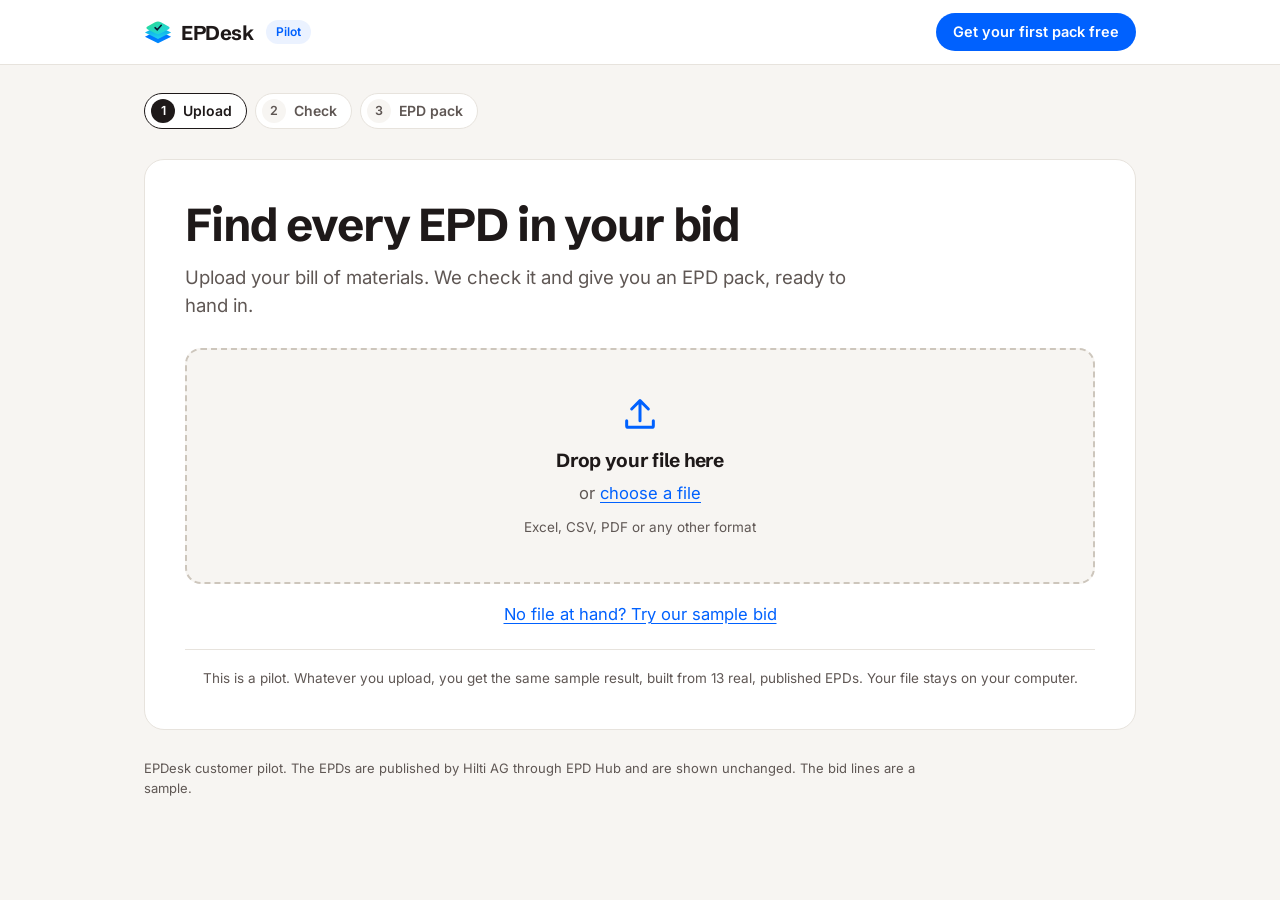
<file: pilot/index.html>
<!DOCTYPE html>
<html lang="en">
<head>
<meta charset="utf-8">
<meta name="viewport" content="width=device-width, initial-scale=1">
<title>EPDesk · Customer pilot</title>
<meta name="description" content="Upload your bill of materials and get an EPD pack, ready to hand in.">
<meta name="robots" content="noindex">
<link rel="icon" href="data:image/svg+xml,%3Csvg xmlns='http://www.w3.org/2000/svg' width='300' height='300' viewBox='0 0 300 300'%3E%3Crect width='300' height='300' rx='66' fill='%230A1730'/%3E%3Cg transform='translate(0,1)'%3E%3Cdefs%3E %3ClinearGradient id='g1t' x1='0' y1='0' x2='1' y2='1'%3E%3Cstop offset='0' stop-color='%2328DC8C'/%3E%3Cstop offset='1' stop-color='%2322D3EE'/%3E%3C/linearGradient%3E %3ClinearGradient id='g2t' x1='0' y1='0' x2='0' y2='1'%3E%3Cstop offset='0' stop-color='%2300A0E6'/%3E%3Cstop offset='1' stop-color='%2322D3EE'/%3E%3C/linearGradient%3E %3ClinearGradient id='g3t' x1='0' y1='0' x2='0' y2='1'%3E%3Cstop offset='0' stop-color='%230061FE'/%3E%3Cstop offset='1' stop-color='%23008CFE'/%3E%3C/linearGradient%3E%3C/defs%3E %3Cpath d='M150.00 138.00 L234.00 180.00 L150.00 222.00 L66.00 180.00Z' fill='url(%23g3t)'/%3E %3Cpath d='M150.00 110.00 L234.00 152.00 L150.00 194.00 L66.00 152.00Z' fill='url(%23g2t)'/%3E %3Cpath d='M131.10 86.35 Q150.00 76.00 168.90 86.35 L215.10 111.65 Q234.00 122.00 215.10 132.35 L168.90 157.65 Q150.00 168.00 131.10 157.65 L84.90 132.35 Q66.00 122.00 84.90 111.65 Z' fill='url(%23g1t)'/%3E %3Cpath d='M131 121.2 L145.4 135.2 L171 105.6' fill='none' stroke='%230A1730' stroke-width='10' stroke-linecap='round' stroke-linejoin='round' transform='translate(0,0)'/%3E%3C/g%3E%3C/svg%3E">
<link rel="preload" href="fonts/inter-latin-wght-normal.woff2" as="font" type="font/woff2" crossorigin>
<link rel="stylesheet" href="fonts/fonts.css">
<style>
:root{
  --bg:#FFFFFF; --canvas:#F7F5F2; --line:#E7E3DD; --line-strong:#CDC6BC;
  --fg:#1E1919; --muted:#5F5754; --accent:#0061FE; --accent-hover:#0050D6; --accent-soft:#EBF2FF;
  --ok:#0A7A48; --ok-soft:#E1F3E9; --warn:#8A5300; --warn-soft:#FFF1D8; --bad:#C3122E; --bad-soft:#FDE8EB;
  --f-head:"Schibsted Grotesk","Inter Variable","Inter",system-ui,-apple-system,"Segoe UI",sans-serif;
  --f-ui:"Inter Variable","Inter",system-ui,-apple-system,"Segoe UI",Roboto,sans-serif;
  color-scheme:light;
}
*{box-sizing:border-box}
body{margin:0;background:var(--canvas);color:var(--fg);font-family:var(--f-ui);font-size:16.5px;line-height:1.55;-webkit-font-smoothing:antialiased}
h1,h2,h3{font-family:var(--f-head);margin:0;letter-spacing:-.025em;text-wrap:balance;line-height:1.1}
h1{font-size:clamp(30px,4.6vw,46px);font-weight:700}
h2{font-size:clamp(26px,3.6vw,38px);font-weight:700}
h3{font-size:19px;font-weight:600}
h1:focus,h2:focus{outline:none}
p{margin:0}
a{color:var(--accent)}
a:hover{color:var(--accent-hover)}
:focus-visible{outline:3px solid var(--accent);outline-offset:2px;border-radius:6px}
.wrap{max-width:1040px;margin:0 auto;padding:0 24px}
.vh{position:absolute;width:1px;height:1px;padding:0;margin:-1px;overflow:hidden;clip:rect(0,0,0,0);white-space:nowrap;border:0}
svg{flex:none}

/* header */
header.top{background:var(--bg);border-bottom:1px solid var(--line)}
header.top .wrap{display:flex;align-items:center;gap:12px;height:64px}
.logo{display:flex;align-items:center;gap:9px;color:var(--fg);text-decoration:none;font-family:var(--f-head);font-weight:700;font-size:20px;letter-spacing:-.02em}
.logo svg{width:28px;height:28px;color:var(--accent)}
.badge{font-size:12px;font-weight:600;color:var(--accent);background:var(--accent-soft);border-radius:999px;padding:3px 10px}
header.top .btn{margin-left:auto}
header.top .btn .s{display:none}

/* buttons */
.btn{display:inline-flex;align-items:center;justify-content:center;gap:10px;min-height:46px;padding:0 20px;border-radius:999px;font:inherit;font-weight:600;text-decoration:none;cursor:pointer;border:1px solid transparent;transition:background .15s,border-color .15s}
.btn.small{min-height:38px;padding:0 16px;font-size:14.5px}
.btn.primary{background:var(--accent);color:#fff}
.btn.primary:hover{background:var(--accent-hover);color:#fff}
.btn.ghost{background:var(--bg);color:var(--fg);border-color:var(--line-strong)}
.btn.ghost:hover{border-color:var(--fg);color:var(--fg)}
.btn small{font-weight:500;opacity:.85;font-size:13.5px}
button.link{background:none;border:0;padding:0;font:inherit;color:var(--accent);cursor:pointer;text-decoration:underline;text-underline-offset:3px}
button.link:hover{color:var(--accent-hover)}

/* steps */
main.wrap{padding-top:28px;padding-bottom:28px}
.steps{list-style:none;display:flex;gap:8px;padding:0;margin:0 0 30px;flex-wrap:wrap}
.steps li{display:flex;align-items:center;gap:8px;font-size:14px;font-weight:600;color:var(--muted);background:var(--bg);border:1px solid var(--line);border-radius:999px;padding:5px 14px 5px 6px}
.steps li span{display:grid;place-items:center;width:24px;height:24px;border-radius:50%;background:var(--canvas);font-size:12.5px}
.steps li[aria-current="step"]{color:var(--fg);border-color:var(--fg)}
.steps li[aria-current="step"] span{background:var(--fg);color:#fff}
.steps li.done span{background:var(--ok);color:#fff}
.panel{background:var(--bg);border:1px solid var(--line);border-radius:20px;padding:40px}

/* step 1 */
.lead{font-size:18.5px;color:var(--muted);margin-top:12px;max-width:36em}
.drop{display:flex;flex-direction:column;align-items:center;gap:6px;margin-top:28px;padding:44px 24px;border:2px dashed var(--line-strong);border-radius:16px;background:var(--canvas);text-align:center;cursor:pointer;transition:border-color .15s,background .15s}
.drop:hover,.drop.over{border-color:var(--accent);background:var(--accent-soft)}
.drop:focus-within{outline:3px solid var(--accent);outline-offset:3px}
.drop svg{width:40px;height:40px;color:var(--accent);margin-bottom:6px}
.drop b{font-size:19px;font-family:var(--f-head);letter-spacing:-.015em}
.drop span{color:var(--muted)}
.drop span u{color:var(--accent);text-underline-offset:3px}
.drop small{font-size:13.5px;color:var(--muted);margin-top:4px}
.alt{margin-top:18px;text-align:center}
.note{margin-top:22px;padding-top:18px;border-top:1px solid var(--line);font-size:13.5px;color:var(--muted);text-align:center}

/* step 2 */
.filechip{display:inline-flex;align-items:center;gap:10px;margin-top:18px;padding:9px 14px;border:1px solid var(--line);border-radius:10px;background:var(--canvas);max-width:100%}
.filechip svg{width:20px;height:20px;color:var(--muted)}
.filechip span{font-weight:600;overflow:hidden;text-overflow:ellipsis;white-space:nowrap}
.filechip small{color:var(--muted);white-space:nowrap}
.bar{height:8px;border-radius:999px;background:var(--canvas);margin-top:28px;overflow:hidden}
.bar i{display:block;height:100%;width:0;background:var(--accent);border-radius:999px;transition:width .5s ease}
.stages{list-style:none;padding:0;margin:24px 0 0;display:grid;gap:12px}
.stages li{display:flex;align-items:center;gap:12px;color:var(--muted);font-size:16px}
.stages li::before{content:"";width:22px;height:22px;border-radius:50%;border:2px solid var(--line-strong);flex:none;box-sizing:border-box}
.stages li.doing{color:var(--fg);font-weight:600}
.stages li.doing::before{border-color:var(--accent);border-right-color:transparent;animation:spin .8s linear infinite}
.stages li.done{color:var(--fg)}
.stages li.done::before{border:0;background:var(--ok) url("data:image/svg+xml,%3Csvg xmlns='http://www.w3.org/2000/svg' viewBox='0 0 24 24' fill='none' stroke='%23fff' stroke-width='3' stroke-linecap='round' stroke-linejoin='round'%3E%3Cpath d='M20 6 9 17l-5-5'/%3E%3C/svg%3E") center/14px no-repeat}
@keyframes spin{to{transform:rotate(360deg)}}

/* step 3 */
.eyebrow{font-size:13px;font-weight:600;letter-spacing:.06em;text-transform:uppercase;color:var(--muted)}
#s-result h2{margin-top:10px}
#s-result h2 em{font-style:normal;color:var(--accent)}
.counts{list-style:none;display:flex;flex-wrap:wrap;gap:10px;padding:0;margin:18px 0 0}
.counts li{display:flex;align-items:center;gap:8px;font-size:15px;font-weight:500;border-radius:999px;padding:6px 14px}
.counts li b{font-size:16px}
.counts .ok{background:var(--ok-soft);color:var(--ok)}
.counts .warn{background:var(--warn-soft);color:var(--warn)}
.counts .bad{background:var(--bad-soft);color:var(--bad)}
.dl{display:flex;flex-wrap:wrap;gap:12px;margin-top:26px}
.dl .btn{min-height:54px}
.dl svg{width:20px;height:20px}
.tablewrap{margin-top:30px;border:1px solid var(--line);border-radius:14px;overflow:hidden}
table.res{width:100%;border-collapse:collapse;font-size:15px}
table.res th{text-align:left;font-size:12.5px;font-weight:600;letter-spacing:.04em;text-transform:uppercase;color:var(--muted);background:var(--canvas);padding:11px 14px;border-bottom:1px solid var(--line)}
table.res td{padding:13px 14px;border-bottom:1px solid var(--line);vertical-align:top}
table.res tr:last-child td{border-bottom:0}
table.res td.n{color:var(--muted);width:1%;font-variant-numeric:tabular-nums}
table.res td.valid{white-space:nowrap;font-variant-numeric:tabular-nums}
table.res td.prod{width:30%}
table.res td.st{width:24%}
table.res td small{display:block;color:var(--muted);font-size:13px;margin-top:2px}
table.res a.epd{font-weight:600;text-decoration:none}
table.res a.epd:hover{text-decoration:underline}
table.res a.epd svg{display:inline-block;width:13px;height:13px;vertical-align:-1px;margin-left:5px}
table.res .none{color:var(--muted);font-weight:600}
table.res tr.missing,table.res tr.check{background:#FFFDF9}
.chip{display:inline-block;font-size:12.5px;font-weight:700;border-radius:999px;padding:3px 10px;white-space:nowrap}
.chip.ready{background:var(--ok-soft);color:var(--ok)}
.chip.check{background:var(--warn-soft);color:var(--warn)}
.chip.missing{background:var(--bad-soft);color:var(--bad)}
.cta{display:flex;align-items:center;justify-content:space-between;gap:24px;flex-wrap:wrap;margin-top:30px;padding:26px 28px;border-radius:16px;background:var(--fg);color:#fff}
.cta p{color:#D9D3CC;margin-top:4px}
.cta .acts{display:flex;align-items:center;gap:18px;flex-wrap:wrap}
.cta button.link{color:#fff}

footer{padding:0 0 40px;font-size:13px;color:var(--muted)}
footer p{max-width:60em}

@media (max-width:720px){
  .panel{padding:26px 20px;border-radius:16px}
  .drop{padding:34px 18px}
  table.res thead{display:none}
  table.res,table.res tbody,table.res tr,table.res td{display:block;width:100%}
  table.res tr{padding:14px 16px;border-bottom:1px solid var(--line)}
  table.res tr:last-child{border-bottom:0}
  table.res td{padding:0;border:0}
  table.res td.n{display:none}
  table.res td.prod,table.res td.st{width:100%}
  table.res td.prod{font-weight:600}
  table.res td.epdc{margin-top:6px}
  table.res td.valid:not(:empty)::before{content:"Valid until ";color:var(--muted)}
  table.res td.valid{margin-top:4px;font-size:14px}
  table.res td.st{margin-top:8px}
  .dl .btn{width:100%;flex-wrap:wrap;row-gap:2px;padding:12px 20px}
  .dl .btn small{flex-basis:100%;text-align:center}
  .steps li{padding-right:12px;font-size:13.5px}
  header.top .btn .l{display:none}
  header.top .btn .s{display:inline}
}
@media (max-width:420px){header.top .btn{display:none}}
@media (prefers-reduced-motion:reduce){.bar i{transition:none}.stages li.doing::before{animation:none}}
</style>
</head>
<body>
<header class="top"><div class="wrap">
  <a class="logo" href="#" aria-label="EPDesk, start over" id="home">
    <svg viewBox="60 70 180 158" aria-hidden="true"><defs><linearGradient id="g1h" x1="0" y1="0" x2="1" y2="1"><stop offset="0" stop-color="#28DC8C"/><stop offset="1" stop-color="#22D3EE"/></linearGradient><linearGradient id="g2h" x1="0" y1="0" x2="0" y2="1"><stop offset="0" stop-color="#00A0E6"/><stop offset="1" stop-color="#22D3EE"/></linearGradient><linearGradient id="g3h" x1="0" y1="0" x2="0" y2="1"><stop offset="0" stop-color="#0061FE"/><stop offset="1" stop-color="#008CFE"/></linearGradient></defs><path d="M150.00 138.00 L234.00 180.00 L150.00 222.00 L66.00 180.00Z" fill="url(#g3h)"/><path d="M150.00 110.00 L234.00 152.00 L150.00 194.00 L66.00 152.00Z" fill="url(#g2h)"/><path d="M131.10 86.35 Q150.00 76.00 168.90 86.35 L215.10 111.65 Q234.00 122.00 215.10 132.35 L168.90 157.65 Q150.00 168.00 131.10 157.65 L84.90 132.35 Q66.00 122.00 84.90 111.65 Z" fill="url(#g1h)"/><path d="M131 121.2 L145.4 135.2 L171 105.6" fill="none" stroke="#0A1730" stroke-width="10" stroke-linecap="round" stroke-linejoin="round" transform="translate(0,0)"/></svg>EPDesk</a>
  <span class="badge">Pilot</span>
  <a class="btn small primary cta-link" href="#"><span class="l">Get your first pack free</span><span class="s">First pack free</span></a>
</div></header>

<main class="wrap">
  <ol class="steps" aria-label="Steps">
    <li data-step="1" aria-current="step"><span>1</span>Upload</li>
    <li data-step="2"><span>2</span>Check</li>
    <li data-step="3"><span>3</span>EPD pack</li>
  </ol>

  <section id="s-upload" class="panel" aria-labelledby="h-upload">
    <h1 id="h-upload" tabindex="-1">Find every EPD in your bid</h1>
    <p class="lead">Upload your bill of materials. We check it and give you an EPD pack, ready to hand in.</p>
    <label class="drop" id="drop">
      <input type="file" id="file" class="vh">
      <svg viewBox="0 0 24 24" fill="none" stroke="currentColor" stroke-width="1.8" stroke-linecap="round" stroke-linejoin="round" aria-hidden="true"><path d="M12 16V4M7 9l5-5 5 5"/><path d="M20 16v3a1 1 0 0 1-1 1H5a1 1 0 0 1-1-1v-3"/></svg>
      <b>Drop your file here</b>
      <span>or <u>choose a file</u></span>
      <small>Excel, CSV, PDF or any other format</small>
    </label>
    <p class="alt"><button type="button" class="link" id="sample">No file at hand? Try our sample bid</button></p>
    <p class="note">This is a pilot. Whatever you upload, you get the same sample result, built from 13 real, published EPDs. Your file stays on your computer.</p>
  </section>

  <section id="s-check" class="panel" aria-labelledby="h-check" hidden>
    <h2 id="h-check" tabindex="-1">Checking your file</h2>
    <div class="filechip"><svg viewBox="0 0 24 24" fill="none" stroke="currentColor" stroke-width="1.8" stroke-linecap="round" stroke-linejoin="round" aria-hidden="true"><path d="M14 3H7a2 2 0 0 0-2 2v14a2 2 0 0 0 2 2h10a2 2 0 0 0 2-2V8z"/><path d="M14 3v5h5"/></svg><span id="fname"></span><small id="fsize"></small></div>
    <div class="bar" id="bar" role="progressbar" aria-label="Progress" aria-valuemin="0" aria-valuemax="100" aria-valuenow="0"><i></i></div>
    <ol class="stages" id="stages">
      <li>Reading the bill of materials</li>
      <li>Matching each line to a product</li>
      <li>Finding the EPDs</li>
      <li>Checking standard and validity</li>
      <li>Building your EPD pack</li>
    </ol>
    <p class="vh" aria-live="polite" id="live"></p>
  </section>

  <section id="s-result" class="panel" aria-labelledby="h-result" hidden>
    <p class="eyebrow" id="proj"></p>
    <h2 id="h-result" tabindex="-1"></h2>
    <ul class="counts" id="counts"></ul>
    <div class="dl">
      <a class="btn primary" id="dl-pack" download>
        <svg viewBox="0 0 24 24" fill="none" stroke="currentColor" stroke-width="2" stroke-linecap="round" stroke-linejoin="round" aria-hidden="true"><path d="M12 4v12M7 11l5 5 5-5"/><path d="M5 20h14"/></svg>
        Download EPD pack <small id="pack-meta"></small></a>
      <a class="btn ghost" id="dl-xlsx" download>Overview <small id="xlsx-meta"></small></a>
    </div>
    <div class="tablewrap">
      <table class="res">
        <thead><tr><th>#</th><th>Product in your bid</th><th>EPD</th><th>Valid until</th><th>Status</th></tr></thead>
        <tbody id="rows"></tbody>
      </table>
    </div>
    <aside class="cta">
      <div><h3>Want this for your own bid?</h3><p>Send us your bill of materials and the requirements. Your first pack is free.</p></div>
      <div class="acts"><a class="btn primary cta-link" href="#">Get your first pack free</a><button type="button" class="link" id="again">Check another file</button></div>
    </aside>
  </section>
</main>

<footer><div class="wrap">
  <p>EPDesk customer pilot. The EPDs are published by Hilti AG through EPD Hub and are shown unchanged. The bid lines are a sample.</p>
</div></footer>

<script>
(function(){
  "use strict";
  var DATA = {"project": "Sample bid: building B, fire stopping and fixings", "maker": "Hilti AG", "operator": "EPD Hub", "rows": [{"n": 1, "product": "Brannmansjett plastrør, Hilti CP 643 N", "status": "ready", "note": "", "epd": "CP 643 N Firestop Collar", "id": "HUB-6970", "valid": "15.07.2031", "file": "epd/HUB-6970_CP-643-N-Firestop-Collar.pdf"}, {"n": 2, "product": "Brannmansjett plastrør, Hilti CP 644", "status": "ready", "note": "", "epd": "CP 644 Firestop Collar", "id": "HUB-7125", "valid": "04.08.2031", "file": "epd/HUB-7125_CP-644-Firestop-Collar.pdf"}, {"n": 3, "product": "Brannmansjett kabel, Hilti CFS-CC", "status": "ready", "note": "", "epd": "Firestop Cable Collar", "id": "HUB-7039", "valid": "22.07.2031", "file": "epd/HUB-7039_Firestop-Cable-Collar.pdf"}, {"n": 4, "product": "Brannblokk og plugg, Hilti CFS-BL / CFS-PL", "status": "ready", "note": "", "epd": "Firestop Block and Plug CFS-BL / CFS-PL", "id": "HUB-7718", "valid": "02.10.2031", "file": "epd/HUB-7718_Firestop-Block-and-Plug-CFS-BL-CFS-PL.pdf"}, {"n": 5, "product": "Brannfuge topptrack, Hilti CFS-TTS E", "status": "ready", "note": "", "epd": "CFS-TTS E Firestop Top Track Seal", "id": "HUB-7185", "valid": "12.08.2031", "file": "epd/HUB-7185_CFS-TTS-E-Firestop-Top-Track-Seal.pdf"}, {"n": 6, "product": "Brannfuge dekkekant, Hilti CFS-EOS QS", "status": "ready", "note": "", "epd": "CFS-EOS QS Edge of Slab QuickSeal", "id": "HUB-7040", "valid": "22.07.2031", "file": "epd/HUB-7040_CFS-EOS-QS-Edge-of-Slab-QuickSeal.pdf"}, {"n": 7, "product": "Brannfugemasse, Hilti FS-ONE MAX", "status": "check", "note": "This EPD covers the Americas and Canada version. We confirm the European version with Hilti.", "epd": "Firestop Sealant FS One Max (Americas and Canada version)", "id": "HUB-6844", "valid": "29.06.2031", "file": "epd/HUB-6844_Firestop-Sealant-FS-One-Max.pdf"}, {"n": 8, "product": "Injeksjonsmørtel, Hilti HIT-RE 100 HC", "status": "ready", "note": "", "epd": "HIT-RE 100 HC Epoxy Anchor", "id": "HUB-6941", "valid": "09.07.2031", "file": "epd/HUB-6941_HIT-RE-100-HC-Epoxy-Anchor.pdf"}, {"n": 9, "product": "Ekspansjonsanker, Hilti HSA M10", "status": "ready", "note": "", "epd": "Stud anchors HSA, HSA-F and HSV", "id": "HUB-7823", "valid": "15.10.2031", "file": "epd/HUB-7823_Stud-anchors-HSA-HSA-F-and-HSV.pdf"}, {"n": 10, "product": "Rammeplugg stål, Hilti HRD-H 10x80", "status": "ready", "note": "", "epd": "Carbon Steel Frame Anchors HRD", "id": "HUB-7824", "valid": "15.10.2031", "file": "epd/HUB-7824_Carbon-Steel-Frame-Anchors-HRD.pdf"}, {"n": 11, "product": "Rammeplugg rustfri, Hilti HRD-HR 10x80", "status": "ready", "note": "", "epd": "Stainless Steel Frame Anchors HRD", "id": "HUB-7366", "valid": "02.09.2031", "file": "epd/HUB-7366_Stainless-Steel-Frame-Anchors-HRD.pdf"}, {"n": 12, "product": "Avstandskobling, Hilti standoff coupler", "status": "ready", "note": "", "epd": "Standoff Coupler", "id": "HUB-6721", "valid": "18.06.2031", "file": "epd/HUB-6721_Standoff-Coupler.pdf"}, {"n": 13, "product": "Gipsskrue, Hilti", "status": "ready", "note": "", "epd": "Drywall screws", "id": "HUB-7170", "valid": "10.08.2031", "file": "epd/HUB-7170_Drywall-screws.pdf"}, {"n": 14, "product": "Kabelstige 300 mm, varmforsinket", "status": "missing", "note": "No EPD found. We ask the supplier for you."}, {"n": 15, "product": "Koblingsboks IP66, 6 nipler", "status": "missing", "note": "No EPD found. We ask the supplier for you."}], "pack": {"href": "downloads/EPDesk_EPD-pack_sample-bid.zip", "bytes": 10549515}, "xlsx": {"href": "downloads/EPDesk_overview_sample-bid.xlsx", "bytes": 9408}};
  // Where "Get your first pack free" leads: the form on the English landing page, one level up.
  var CTA_URL = "../en/#get-started";
  var STAGE_MS = [900, 1300, 1700, 1200, 900];
  var reduce = window.matchMedia && window.matchMedia("(prefers-reduced-motion: reduce)").matches;

  var $ = function(id){ return document.getElementById(id); };
  var sections = { 1: $("s-upload"), 2: $("s-check"), 3: $("s-result") };
  var heads = { 1: $("h-upload"), 2: $("h-check"), 3: $("h-result") };
  var timers = [];

  document.querySelectorAll(".cta-link").forEach(function(a){ a.href = CTA_URL; });

  function esc(s){ return String(s).replace(/[&<>"']/g, function(c){ return {"&":"&amp;","<":"&lt;",">":"&gt;",'"':"&quot;","'":"&#39;"}[c]; }); }
  function nb(s){ return esc(s).replace(/-/g, "\u2011"); }
  // keep the link icon on the same line as the last word of the title
  function glue(html, icon){ var i = html.lastIndexOf(" "); return i < 0 ? '<span style="white-space:nowrap">' + html + icon + '</span>' : html.slice(0, i + 1) + '<span style="white-space:nowrap">' + html.slice(i + 1) + icon + '</span>'; }
  function size(b){
    if (b < 1024) return b + " B";
    if (b < 1048576) return Math.round(b / 1024) + " KB";
    return (b / 1048576).toFixed(b < 10485760 ? 1 : 0) + " MB";
  }

  function show(step){
    [1,2,3].forEach(function(s){
      sections[s].hidden = s !== step;
      var li = document.querySelector('.steps li[data-step="' + s + '"]');
      if (s === step) li.setAttribute("aria-current", "step"); else li.removeAttribute("aria-current");
      li.classList.toggle("done", s < step);
    });
    window.scrollTo({ top: 0, behavior: reduce ? "auto" : "smooth" });
    heads[step].focus({ preventScroll: true });
  }

  function reset(){
    timers.forEach(clearTimeout); timers = [];
    $("file").value = "";
    show(1);
  }

  function start(name, bytes){
    timers.forEach(clearTimeout); timers = [];
    $("fname").textContent = name || "Your file";
    $("fsize").textContent = typeof bytes === "number" ? size(bytes) : "";
    var items = Array.prototype.slice.call(document.querySelectorAll("#stages li"));
    items.forEach(function(li){ li.className = ""; });
    var bar = $("bar"); bar.querySelector("i").style.width = "0%"; bar.setAttribute("aria-valuenow", "0");
    show(2);

    var t = 0, total = items.length;
    items.forEach(function(li, i){
      var d = reduce ? 250 : STAGE_MS[i];
      timers.push(setTimeout(function(){
        li.className = "doing";
        $("live").textContent = li.textContent;
      }, t));
      t += d;
      timers.push(setTimeout(function(){
        li.className = "done";
        var pct = Math.round((i + 1) / total * 100);
        bar.querySelector("i").style.width = pct + "%";
        bar.setAttribute("aria-valuenow", String(pct));
      }, t));
    });
    timers.push(setTimeout(result, t + (reduce ? 100 : 450)));
  }

  function result(){
    var rows = DATA.rows;
    var ready = rows.filter(function(r){ return r.status === "ready"; }).length;
    var check = rows.filter(function(r){ return r.status === "check"; }).length;
    var missing = rows.filter(function(r){ return r.status === "missing"; }).length;
    var found = ready + check;

    $("proj").textContent = DATA.project;
    $("h-result").innerHTML = "<em>" + found + " of " + rows.length + "</em> products have an EPD";
    $("counts").innerHTML =
      '<li class="ok"><b>' + ready + '</b> ready to hand in</li>' +
      (check ? '<li class="warn"><b>' + check + '</b> to check</li>' : "") +
      (missing ? '<li class="bad"><b>' + missing + '</b> requested from suppliers</li>' : "");

    $("dl-pack").href = DATA.pack.href;
    $("pack-meta").textContent = ".zip · " + found + " EPDs and the overview · " + size(DATA.pack.bytes);
    $("dl-xlsx").href = DATA.xlsx.href;
    $("xlsx-meta").textContent = ".xlsx · " + size(DATA.xlsx.bytes);

    var ext = '<svg viewBox="0 0 24 24" fill="none" stroke="currentColor" stroke-width="2.2" stroke-linecap="round" stroke-linejoin="round" aria-hidden="true"><path d="M14 4h6v6M20 4l-9 9"/><path d="M18 14v5a1 1 0 0 1-1 1H5a1 1 0 0 1-1-1V7a1 1 0 0 1 1-1h5"/></svg>';
    var label = { ready: "Ready", check: "Check", missing: "Missing" };
    $("rows").innerHTML = rows.map(function(r){
      var epd = r.file
        ? '<a class="epd" href="' + esc(r.file) + '" target="_blank" rel="noopener" title="Open the EPD (PDF)">' + glue(nb(r.epd), ext) + '</a>' +
          '<small>' + esc(DATA.maker) + ' · ' + esc(DATA.operator) + ' ' + esc(r.id) + '</small>'
        : '<span class="none">Not found</span>';
      var note = r.note ? "<small>" + esc(r.note) + "</small>" : "";
      return '<tr class="' + r.status + '">' +
        '<td class="n">' + r.n + '</td>' +
        '<td class="prod">' + nb(r.product) + '</td>' +
        '<td class="epdc">' + epd + '</td>' +
        '<td class="valid">' + esc(r.valid || "") + '</td>' +
        '<td class="st"><span class="chip ' + r.status + '">' + label[r.status] + '</span>' + note + '</td>' +
        '</tr>';
    }).join("");
    show(3);
  }

  // any file is accepted and handled the same way
  $("file").addEventListener("change", function(e){
    var f = e.target.files && e.target.files[0];
    if (f) start(f.name, f.size);
  });
  var drop = $("drop");
  ["dragenter","dragover"].forEach(function(ev){
    drop.addEventListener(ev, function(e){ e.preventDefault(); drop.classList.add("over"); });
  });
  ["dragleave","dragend"].forEach(function(ev){
    drop.addEventListener(ev, function(){ drop.classList.remove("over"); });
  });
  drop.addEventListener("drop", function(e){
    e.preventDefault(); drop.classList.remove("over");
    var f = e.dataTransfer && e.dataTransfer.files && e.dataTransfer.files[0];
    start(f ? f.name : "Your file", f ? f.size : undefined);
  });
  // stop a file dropped beside the drop zone from opening in the browser
  window.addEventListener("dragover", function(e){ e.preventDefault(); });
  window.addEventListener("drop", function(e){ e.preventDefault(); });

  $("sample").addEventListener("click", function(){ start("Sample_bid_building_B.xlsx", 18432); });
  $("again").addEventListener("click", reset);
  $("home").addEventListener("click", function(e){ e.preventDefault(); reset(); });
})();
</script>
</body>
</html>
</file>
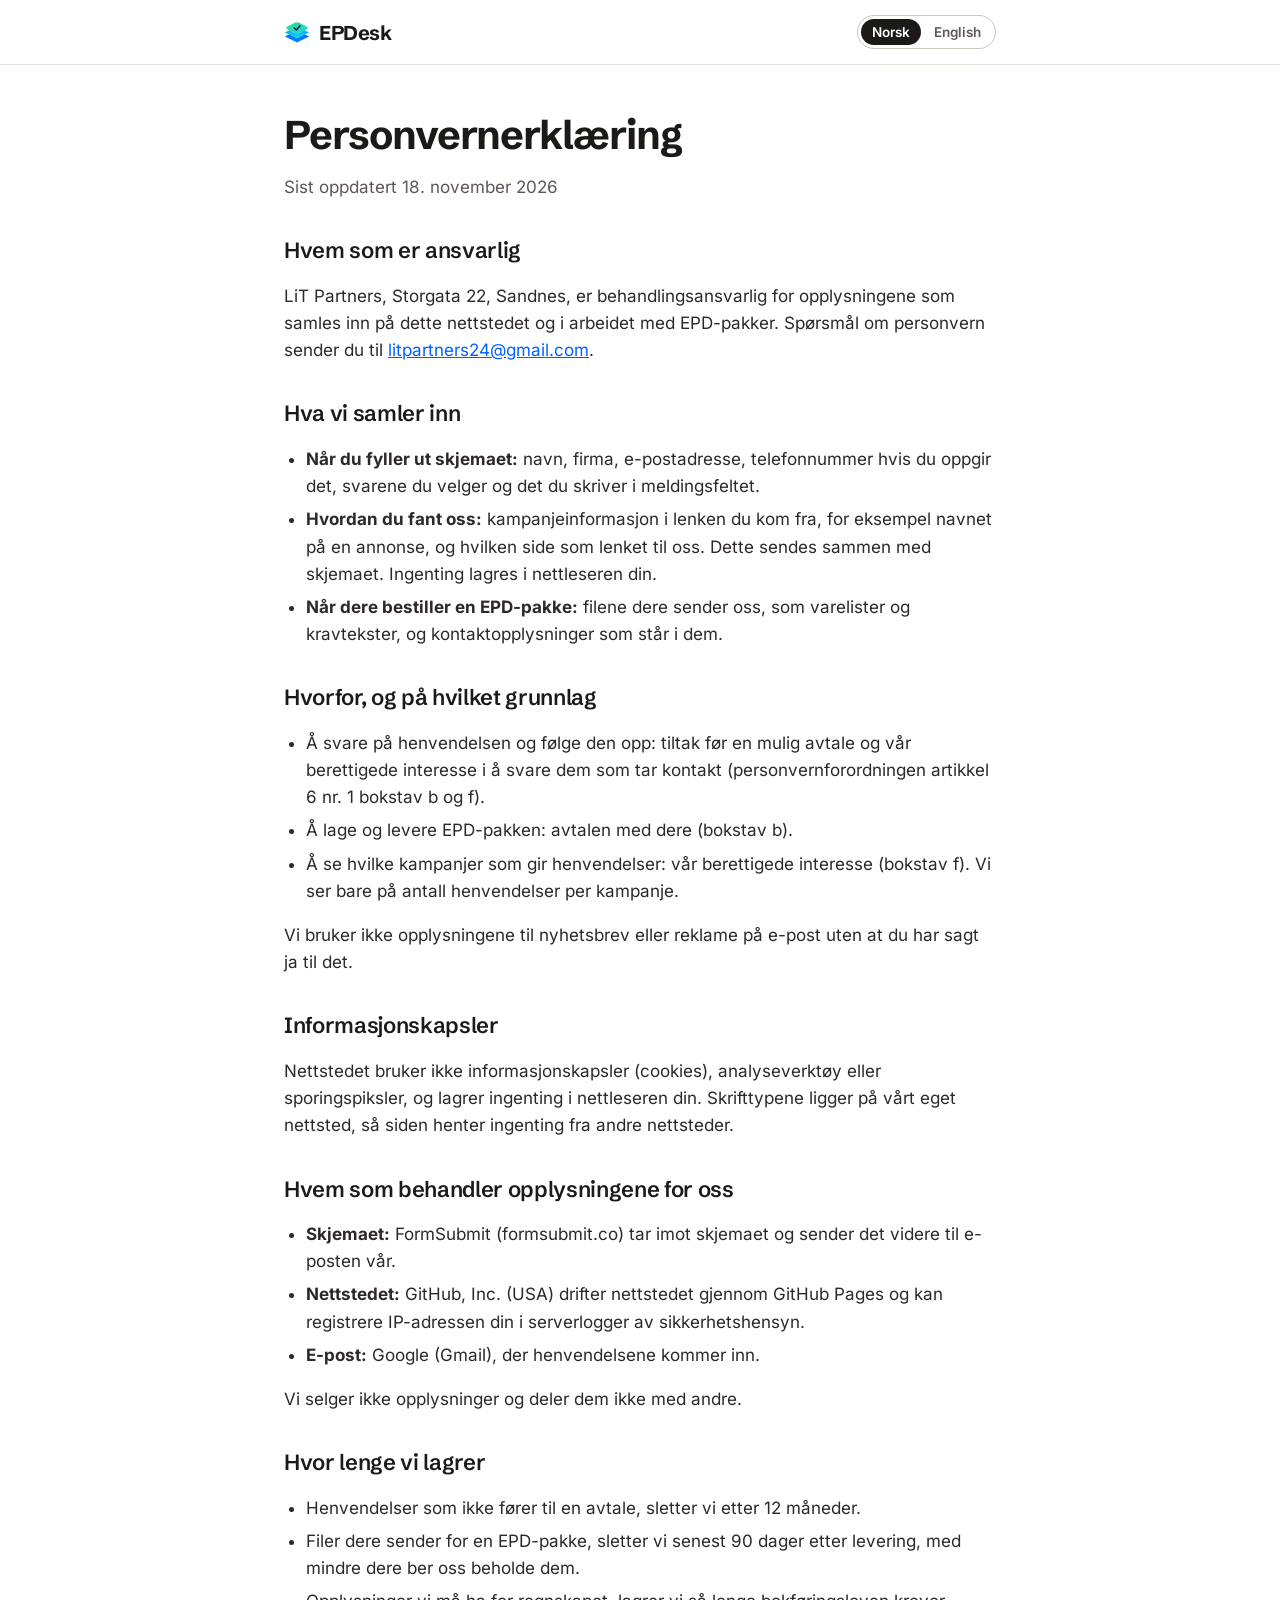
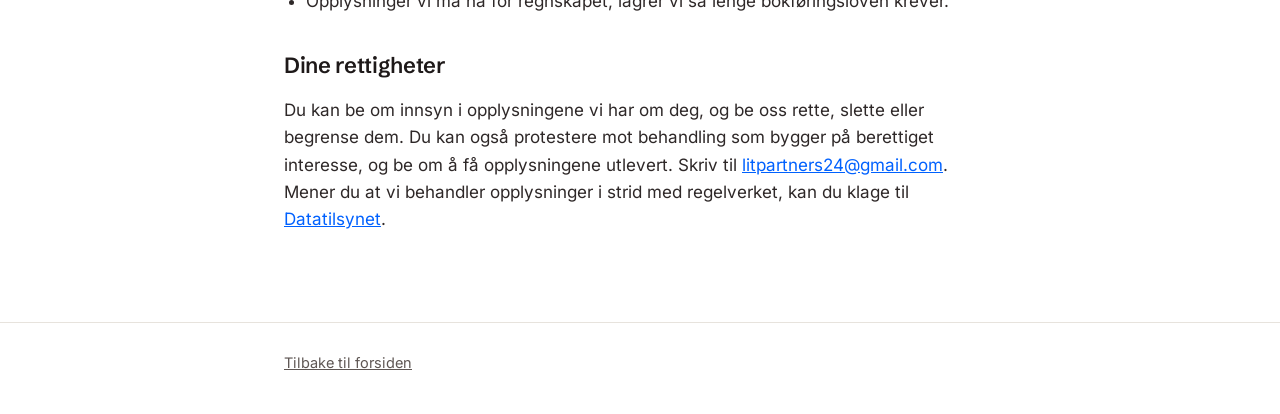
<file: personvern.html>
<!doctype html>
<html lang="nb">
<head>
<meta charset="utf-8">
<meta name="viewport" content="width=device-width,initial-scale=1">
<title>Personvernerklæring | EPDesk</title>
<meta name="robots" content="noindex">
<link rel="icon" href="data:image/svg+xml,%3Csvg xmlns='http://www.w3.org/2000/svg' width='300' height='300' viewBox='0 0 300 300'%3E%3Crect width='300' height='300' rx='66' fill='%230A1730'/%3E%3Cg transform='translate(0,1)'%3E%3Cdefs%3E %3ClinearGradient id='g1t' x1='0' y1='0' x2='1' y2='1'%3E%3Cstop offset='0' stop-color='%2328DC8C'/%3E%3Cstop offset='1' stop-color='%2322D3EE'/%3E%3C/linearGradient%3E %3ClinearGradient id='g2t' x1='0' y1='0' x2='0' y2='1'%3E%3Cstop offset='0' stop-color='%2300A0E6'/%3E%3Cstop offset='1' stop-color='%2322D3EE'/%3E%3C/linearGradient%3E %3ClinearGradient id='g3t' x1='0' y1='0' x2='0' y2='1'%3E%3Cstop offset='0' stop-color='%230061FE'/%3E%3Cstop offset='1' stop-color='%23008CFE'/%3E%3C/linearGradient%3E%3C/defs%3E %3Cpath d='M150.00 138.00 L234.00 180.00 L150.00 222.00 L66.00 180.00Z' fill='url(%23g3t)'/%3E %3Cpath d='M150.00 110.00 L234.00 152.00 L150.00 194.00 L66.00 152.00Z' fill='url(%23g2t)'/%3E %3Cpath d='M131.10 86.35 Q150.00 76.00 168.90 86.35 L215.10 111.65 Q234.00 122.00 215.10 132.35 L168.90 157.65 Q150.00 168.00 131.10 157.65 L84.90 132.35 Q66.00 122.00 84.90 111.65 Z' fill='url(%23g1t)'/%3E %3Cpath d='M131 121.2 L145.4 135.2 L171 105.6' fill='none' stroke='%230A1730' stroke-width='10' stroke-linecap='round' stroke-linejoin='round' transform='translate(0,0)'/%3E%3C/g%3E%3C/svg%3E">
<link rel="preload" href="fonts/inter-latin-wght-normal.woff2" as="font" type="font/woff2" crossorigin>
<link rel="stylesheet" href="fonts/fonts.css">
<style>
:root{--fg:#1E1919;--muted:#5F5754;--line:#E7E3DD;--accent:#0061FE;--f-head:"Schibsted Grotesk","Inter Variable","Inter",system-ui,sans-serif;--f-ui:"Inter Variable","Inter",system-ui,-apple-system,"Segoe UI",sans-serif;color-scheme:light}
*{box-sizing:border-box}
body{margin:0;color:var(--fg);font:17px/1.6 var(--f-ui);-webkit-font-smoothing:antialiased}
.wrap{max-width:760px;margin:0 auto;padding:0 24px}
header{border-bottom:1px solid var(--line)}
header .wrap{height:64px;display:flex;align-items:center;justify-content:space-between}
.lang{display:flex;border:1px solid #CDC6BC;border-radius:999px;padding:3px;gap:2px}
.lang a{display:block;padding:5px 11px;border-radius:999px;font-size:13.5px;font-weight:600;color:var(--muted);text-decoration:none;line-height:1.2}
.lang a[aria-current="page"]{background:var(--fg);color:#fff}
.logo{display:flex;align-items:center;gap:9px;font:700 20px var(--f-head);letter-spacing:-.02em;color:var(--fg);text-decoration:none}
.logo svg{width:26px;height:26px;color:var(--accent)}
main{padding:48px 0 72px}
h1{font:700 40px/1.1 var(--f-head);letter-spacing:-.025em;margin:0 0 8px}
h2{font:600 22px/1.3 var(--f-head);letter-spacing:-.015em;margin:36px 0 10px}
p,li{color:#2E2828}
.muted{color:var(--muted)}
ul{padding-left:22px}
li{margin:6px 0}
a{color:var(--accent)}
.todo{background:#FFE58A;color:#5A4500;border-radius:3px;padding:0 4px;font-weight:600}
footer{border-top:1px solid var(--line);padding:28px 0 40px;font-size:14.5px;color:var(--muted)}
footer a{color:var(--muted)}
</style>
</head>
<body>
<header><div class="wrap"><a class="logo" href="./"><svg viewBox="60 70 180 158" aria-hidden="true"><defs><linearGradient id="g1h" x1="0" y1="0" x2="1" y2="1"><stop offset="0" stop-color="#28DC8C"/><stop offset="1" stop-color="#22D3EE"/></linearGradient><linearGradient id="g2h" x1="0" y1="0" x2="0" y2="1"><stop offset="0" stop-color="#00A0E6"/><stop offset="1" stop-color="#22D3EE"/></linearGradient><linearGradient id="g3h" x1="0" y1="0" x2="0" y2="1"><stop offset="0" stop-color="#0061FE"/><stop offset="1" stop-color="#008CFE"/></linearGradient></defs><path d="M150.00 138.00 L234.00 180.00 L150.00 222.00 L66.00 180.00Z" fill="url(#g3h)"/><path d="M150.00 110.00 L234.00 152.00 L150.00 194.00 L66.00 152.00Z" fill="url(#g2h)"/><path d="M131.10 86.35 Q150.00 76.00 168.90 86.35 L215.10 111.65 Q234.00 122.00 215.10 132.35 L168.90 157.65 Q150.00 168.00 131.10 157.65 L84.90 132.35 Q66.00 122.00 84.90 111.65 Z" fill="url(#g1h)"/><path d="M131 121.2 L145.4 135.2 L171 105.6" fill="none" stroke="#0A1730" stroke-width="10" stroke-linecap="round" stroke-linejoin="round" transform="translate(0,0)"/></svg><span>EPD<b>esk</b></span></a><nav class="lang" aria-label="Språk / Language"><a href="personvern.html" lang="nb" aria-current="page">Norsk</a><a href="en/privacy.html" lang="en">English</a></nav></div></header>
<main><div class="wrap">
<h1>Personvernerklæring</h1>
<p class="muted">Sist oppdatert 18. november 2026</p>

<h2>Hvem som er ansvarlig</h2>
<p>LiT Partners, Storgata 22, Sandnes, er behandlingsansvarlig for opplysningene som samles inn på dette nettstedet og i arbeidet med EPD-pakker. Spørsmål om personvern sender du til <a href="mailto:litpartners24@gmail.com">litpartners24@gmail.com</a>.</p>

<h2>Hva vi samler inn</h2>
<ul>
  <li><b>Når du fyller ut skjemaet:</b> navn, firma, e-postadresse, telefonnummer hvis du oppgir det, svarene du velger og det du skriver i meldingsfeltet.</li>
  <li><b>Hvordan du fant oss:</b> kampanjeinformasjon i lenken du kom fra, for eksempel navnet på en annonse, og hvilken side som lenket til oss. Dette sendes sammen med skjemaet. Ingenting lagres i nettleseren din.</li>
  <li><b>Når dere bestiller en EPD-pakke:</b> filene dere sender oss, som varelister og kravtekster, og kontaktopplysninger som står i dem.</li>
</ul>

<h2>Hvorfor, og på hvilket grunnlag</h2>
<ul>
  <li>Å svare på henvendelsen og følge den opp: tiltak før en mulig avtale og vår berettigede interesse i å svare dem som tar kontakt (personvernforordningen artikkel 6 nr. 1 bokstav b og f).</li>
  <li>Å lage og levere EPD-pakken: avtalen med dere (bokstav b).</li>
  <li>Å se hvilke kampanjer som gir henvendelser: vår berettigede interesse (bokstav f). Vi ser bare på antall henvendelser per kampanje.</li>
</ul>
<p>Vi bruker ikke opplysningene til nyhetsbrev eller reklame på e-post uten at du har sagt ja til det.</p>

<h2>Informasjonskapsler</h2>
<p>Nettstedet bruker ikke informasjonskapsler (cookies), analyseverktøy eller sporingspiksler, og lagrer ingenting i nettleseren din. Skrifttypene ligger på vårt eget nettsted, så siden henter ingenting fra andre nettsteder.</p>

<h2>Hvem som behandler opplysningene for oss</h2>
<ul>
  <li><b>Skjemaet:</b> FormSubmit (formsubmit.co) tar imot skjemaet og sender det videre til e-posten vår.</li>
  <li><b>Nettstedet:</b> GitHub, Inc. (USA) drifter nettstedet gjennom GitHub Pages og kan registrere IP-adressen din i serverlogger av sikkerhetshensyn.</li>
  <li><b>E-post:</b> Google (Gmail), der henvendelsene kommer inn.</li>
</ul>
<p>Vi selger ikke opplysninger og deler dem ikke med andre.</p>

<h2>Hvor lenge vi lagrer</h2>
<ul>
  <li>Henvendelser som ikke fører til en avtale, sletter vi etter 12 måneder.</li>
  <li>Filer dere sender for en EPD-pakke, sletter vi senest 90 dager etter levering, med mindre dere ber oss beholde dem.</li>
  <li>Opplysninger vi må ha for regnskapet, lagrer vi så lenge bokføringsloven krever.</li>
</ul>

<h2>Dine rettigheter</h2>
<p>Du kan be om innsyn i opplysningene vi har om deg, og be oss rette, slette eller begrense dem. Du kan også protestere mot behandling som bygger på berettiget interesse, og be om å få opplysningene utlevert. Skriv til <a href="mailto:litpartners24@gmail.com">litpartners24@gmail.com</a>. Mener du at vi behandler opplysninger i strid med regelverket, kan du klage til <a href="https://www.datatilsynet.no/">Datatilsynet</a>.</p>
</div></main>
<footer><div class="wrap"><a href="./">Tilbake til forsiden</a></div></footer>
</body>
</html>
</file>
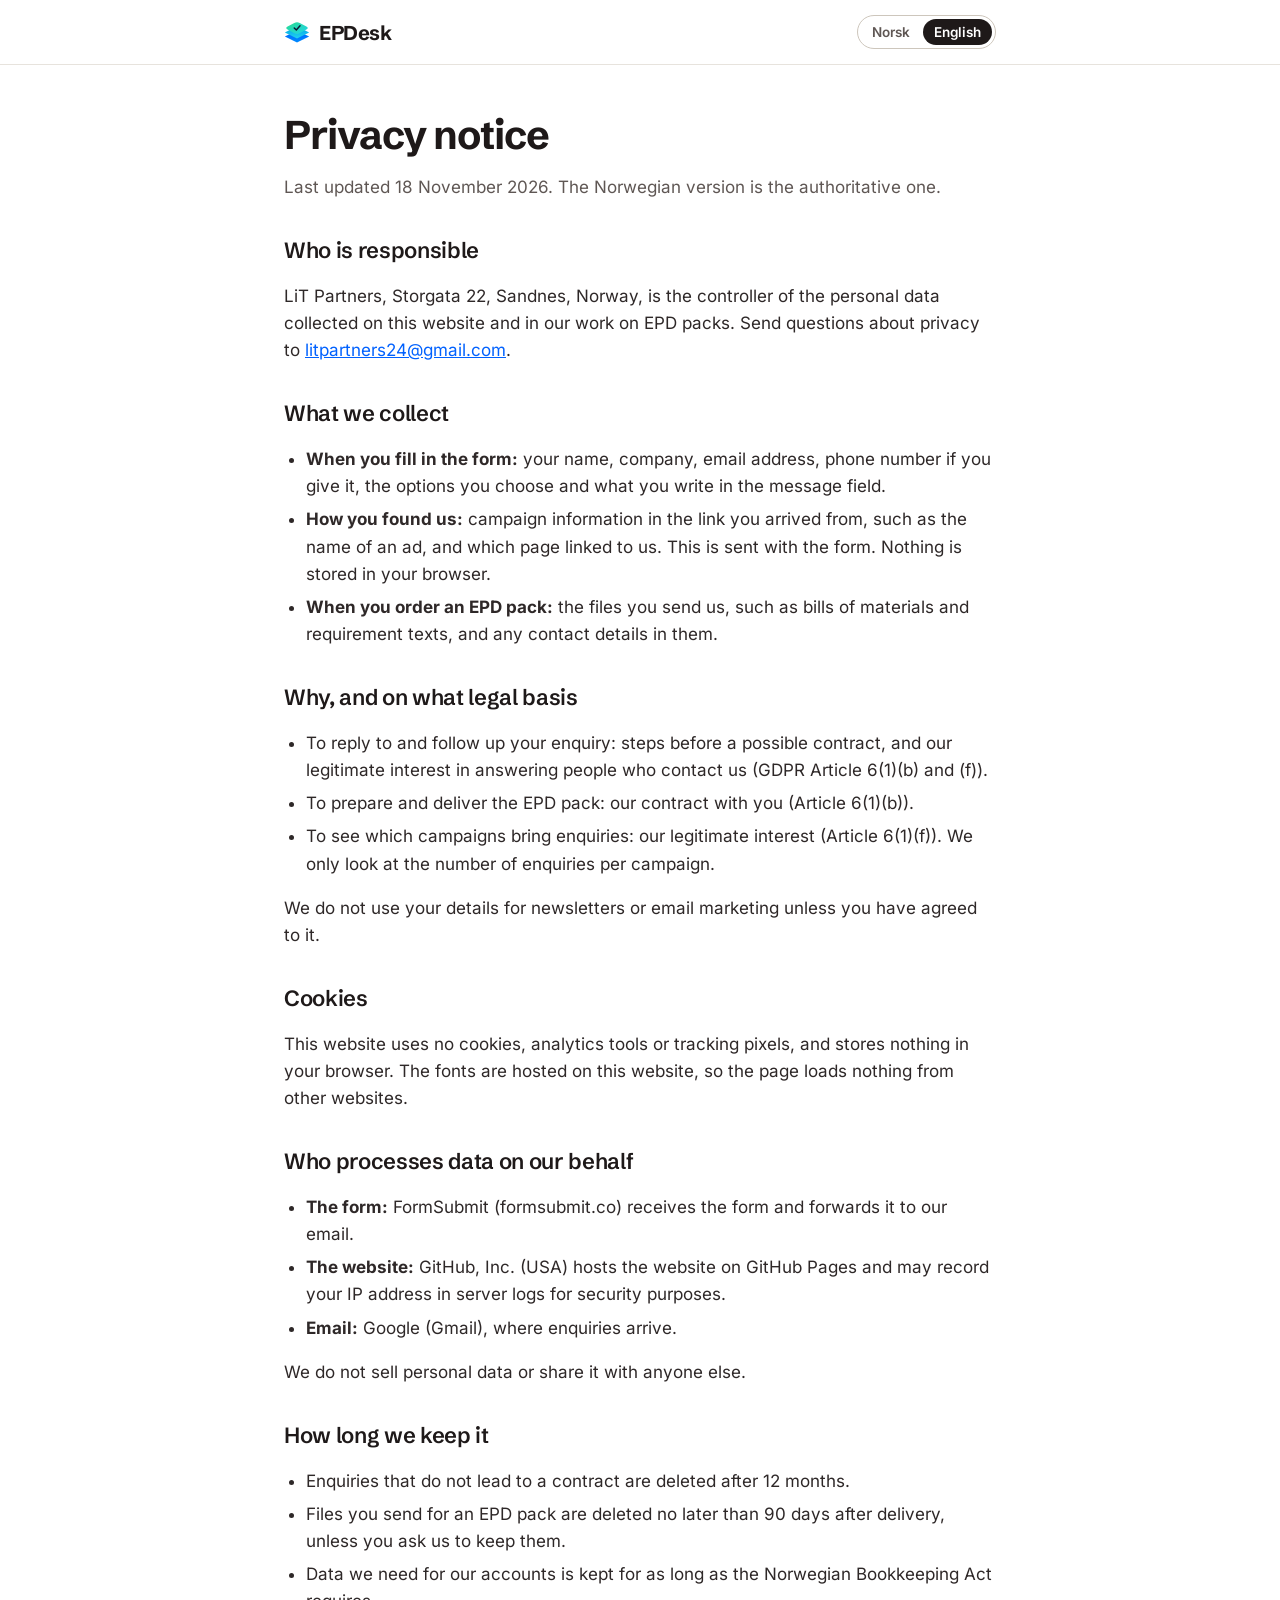
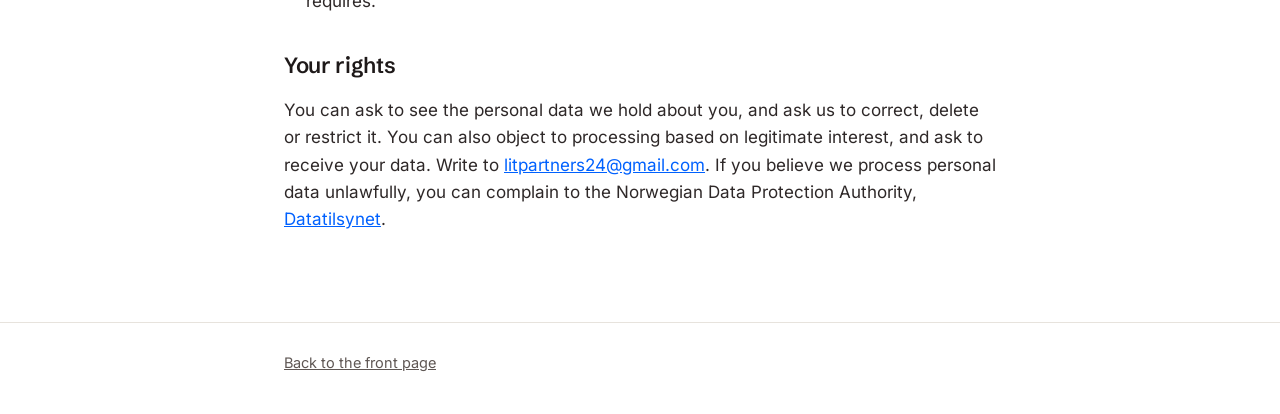
<file: en/privacy.html>
<!doctype html>
<html lang="en">
<head>
<meta charset="utf-8">
<meta name="viewport" content="width=device-width,initial-scale=1">
<title>Privacy notice | EPDesk</title>
<meta name="robots" content="noindex">
<link rel="icon" href="data:image/svg+xml,%3Csvg xmlns='http://www.w3.org/2000/svg' width='300' height='300' viewBox='0 0 300 300'%3E%3Crect width='300' height='300' rx='66' fill='%230A1730'/%3E%3Cg transform='translate(0,1)'%3E%3Cdefs%3E %3ClinearGradient id='g1t' x1='0' y1='0' x2='1' y2='1'%3E%3Cstop offset='0' stop-color='%2328DC8C'/%3E%3Cstop offset='1' stop-color='%2322D3EE'/%3E%3C/linearGradient%3E %3ClinearGradient id='g2t' x1='0' y1='0' x2='0' y2='1'%3E%3Cstop offset='0' stop-color='%2300A0E6'/%3E%3Cstop offset='1' stop-color='%2322D3EE'/%3E%3C/linearGradient%3E %3ClinearGradient id='g3t' x1='0' y1='0' x2='0' y2='1'%3E%3Cstop offset='0' stop-color='%230061FE'/%3E%3Cstop offset='1' stop-color='%23008CFE'/%3E%3C/linearGradient%3E%3C/defs%3E %3Cpath d='M150.00 138.00 L234.00 180.00 L150.00 222.00 L66.00 180.00Z' fill='url(%23g3t)'/%3E %3Cpath d='M150.00 110.00 L234.00 152.00 L150.00 194.00 L66.00 152.00Z' fill='url(%23g2t)'/%3E %3Cpath d='M131.10 86.35 Q150.00 76.00 168.90 86.35 L215.10 111.65 Q234.00 122.00 215.10 132.35 L168.90 157.65 Q150.00 168.00 131.10 157.65 L84.90 132.35 Q66.00 122.00 84.90 111.65 Z' fill='url(%23g1t)'/%3E %3Cpath d='M131 121.2 L145.4 135.2 L171 105.6' fill='none' stroke='%230A1730' stroke-width='10' stroke-linecap='round' stroke-linejoin='round' transform='translate(0,0)'/%3E%3C/g%3E%3C/svg%3E">
<link rel="preload" href="../fonts/inter-latin-wght-normal.woff2" as="font" type="font/woff2" crossorigin>
<link rel="stylesheet" href="../fonts/fonts.css">
<style>
:root{--fg:#1E1919;--muted:#5F5754;--line:#E7E3DD;--accent:#0061FE;--f-head:"Schibsted Grotesk","Inter Variable","Inter",system-ui,sans-serif;--f-ui:"Inter Variable","Inter",system-ui,-apple-system,"Segoe UI",sans-serif;color-scheme:light}
*{box-sizing:border-box}
body{margin:0;color:var(--fg);font:17px/1.6 var(--f-ui);-webkit-font-smoothing:antialiased}
.wrap{max-width:760px;margin:0 auto;padding:0 24px}
header{border-bottom:1px solid var(--line)}
header .wrap{height:64px;display:flex;align-items:center;justify-content:space-between}
.lang{display:flex;border:1px solid #CDC6BC;border-radius:999px;padding:3px;gap:2px}
.lang a{display:block;padding:5px 11px;border-radius:999px;font-size:13.5px;font-weight:600;color:var(--muted);text-decoration:none;line-height:1.2}
.lang a[aria-current="page"]{background:var(--fg);color:#fff}
.logo{display:flex;align-items:center;gap:9px;font:700 20px var(--f-head);letter-spacing:-.02em;color:var(--fg);text-decoration:none}
.logo svg{width:26px;height:26px;color:var(--accent)}
main{padding:48px 0 72px}
h1{font:700 40px/1.1 var(--f-head);letter-spacing:-.025em;margin:0 0 8px}
h2{font:600 22px/1.3 var(--f-head);letter-spacing:-.015em;margin:36px 0 10px}
p,li{color:#2E2828}
.muted{color:var(--muted)}
ul{padding-left:22px}
li{margin:6px 0}
a{color:var(--accent)}
.todo{background:#FFE58A;color:#5A4500;border-radius:3px;padding:0 4px;font-weight:600}
footer{border-top:1px solid var(--line);padding:28px 0 40px;font-size:14.5px;color:var(--muted)}
footer a{color:var(--muted)}
</style>
</head>
<body>
<header><div class="wrap"><a class="logo" href="./"><svg viewBox="60 70 180 158" aria-hidden="true"><defs><linearGradient id="g1h" x1="0" y1="0" x2="1" y2="1"><stop offset="0" stop-color="#28DC8C"/><stop offset="1" stop-color="#22D3EE"/></linearGradient><linearGradient id="g2h" x1="0" y1="0" x2="0" y2="1"><stop offset="0" stop-color="#00A0E6"/><stop offset="1" stop-color="#22D3EE"/></linearGradient><linearGradient id="g3h" x1="0" y1="0" x2="0" y2="1"><stop offset="0" stop-color="#0061FE"/><stop offset="1" stop-color="#008CFE"/></linearGradient></defs><path d="M150.00 138.00 L234.00 180.00 L150.00 222.00 L66.00 180.00Z" fill="url(#g3h)"/><path d="M150.00 110.00 L234.00 152.00 L150.00 194.00 L66.00 152.00Z" fill="url(#g2h)"/><path d="M131.10 86.35 Q150.00 76.00 168.90 86.35 L215.10 111.65 Q234.00 122.00 215.10 132.35 L168.90 157.65 Q150.00 168.00 131.10 157.65 L84.90 132.35 Q66.00 122.00 84.90 111.65 Z" fill="url(#g1h)"/><path d="M131 121.2 L145.4 135.2 L171 105.6" fill="none" stroke="#0A1730" stroke-width="10" stroke-linecap="round" stroke-linejoin="round" transform="translate(0,0)"/></svg><span>EPD<b>esk</b></span></a><nav class="lang" aria-label="Språk / Language"><a href="../personvern.html" lang="nb">Norsk</a><a href="privacy.html" lang="en" aria-current="page">English</a></nav></div></header>
<main><div class="wrap">
<h1>Privacy notice</h1>
<p class="muted">Last updated 18 November 2026. The Norwegian version is the authoritative one.</p>

<h2>Who is responsible</h2>
<p>LiT Partners, Storgata 22, Sandnes, Norway, is the controller of the personal data collected on this website and in our work on EPD packs. Send questions about privacy to <a href="mailto:litpartners24@gmail.com">litpartners24@gmail.com</a>.</p>

<h2>What we collect</h2>
<ul>
  <li><b>When you fill in the form:</b> your name, company, email address, phone number if you give it, the options you choose and what you write in the message field.</li>
  <li><b>How you found us:</b> campaign information in the link you arrived from, such as the name of an ad, and which page linked to us. This is sent with the form. Nothing is stored in your browser.</li>
  <li><b>When you order an EPD pack:</b> the files you send us, such as bills of materials and requirement texts, and any contact details in them.</li>
</ul>

<h2>Why, and on what legal basis</h2>
<ul>
  <li>To reply to and follow up your enquiry: steps before a possible contract, and our legitimate interest in answering people who contact us (GDPR Article 6(1)(b) and (f)).</li>
  <li>To prepare and deliver the EPD pack: our contract with you (Article 6(1)(b)).</li>
  <li>To see which campaigns bring enquiries: our legitimate interest (Article 6(1)(f)). We only look at the number of enquiries per campaign.</li>
</ul>
<p>We do not use your details for newsletters or email marketing unless you have agreed to it.</p>

<h2>Cookies</h2>
<p>This website uses no cookies, analytics tools or tracking pixels, and stores nothing in your browser. The fonts are hosted on this website, so the page loads nothing from other websites.</p>

<h2>Who processes data on our behalf</h2>
<ul>
  <li><b>The form:</b> FormSubmit (formsubmit.co) receives the form and forwards it to our email.</li>
  <li><b>The website:</b> GitHub, Inc. (USA) hosts the website on GitHub Pages and may record your IP address in server logs for security purposes.</li>
  <li><b>Email:</b> Google (Gmail), where enquiries arrive.</li>
</ul>
<p>We do not sell personal data or share it with anyone else.</p>

<h2>How long we keep it</h2>
<ul>
  <li>Enquiries that do not lead to a contract are deleted after 12 months.</li>
  <li>Files you send for an EPD pack are deleted no later than 90 days after delivery, unless you ask us to keep them.</li>
  <li>Data we need for our accounts is kept for as long as the Norwegian Bookkeeping Act requires.</li>
</ul>

<h2>Your rights</h2>
<p>You can ask to see the personal data we hold about you, and ask us to correct, delete or restrict it. You can also object to processing based on legitimate interest, and ask to receive your data. Write to <a href="mailto:litpartners24@gmail.com">litpartners24@gmail.com</a>. If you believe we process personal data unlawfully, you can complain to the Norwegian Data Protection Authority, <a href="https://www.datatilsynet.no/en/">Datatilsynet</a>.</p>
</div></main>
<footer><div class="wrap"><a href="./">Back to the front page</a></div></footer>
</body>
</html>
</file>
<file: pilot/fonts/fonts.css>
/* Self-hosted fonts (SIL Open Font License 1.1, see the LICENSE files). Latin subset only. */
@font-face{font-family:'Inter Variable';font-style:normal;font-display:swap;font-weight:100 900;src:url(inter-latin-wght-normal.woff2) format('woff2-variations');unicode-range:U+0000-00FF,U+0131,U+0152-0153,U+02BB-02BC,U+02C6,U+02DA,U+02DC,U+0304,U+0308,U+0329,U+2000-206F,U+20AC,U+2122,U+2191,U+2193,U+2212,U+2215,U+FEFF,U+FFFD}
@font-face{font-family:'Schibsted Grotesk';font-style:normal;font-display:swap;font-weight:600;src:url(schibsted-grotesk-latin-600-normal.woff2) format('woff2');unicode-range:U+0000-00FF,U+0131,U+0152-0153,U+02BB-02BC,U+02C6,U+02DA,U+02DC,U+0304,U+0308,U+0329,U+2000-206F,U+20AC,U+2122,U+2191,U+2193,U+2212,U+2215,U+FEFF,U+FFFD}
@font-face{font-family:'Schibsted Grotesk';font-style:normal;font-display:swap;font-weight:700;src:url(schibsted-grotesk-latin-700-normal.woff2) format('woff2');unicode-range:U+0000-00FF,U+0131,U+0152-0153,U+02BB-02BC,U+02C6,U+02DA,U+02DC,U+0304,U+0308,U+0329,U+2000-206F,U+20AC,U+2122,U+2191,U+2193,U+2212,U+2215,U+FEFF,U+FFFD}
</file>
<file: fonts/fonts.css>
/* Self-hosted fonts (SIL Open Font License 1.1, see the LICENSE files). Latin subset only. */
@font-face{font-family:'Inter Variable';font-style:normal;font-display:swap;font-weight:100 900;src:url(inter-latin-wght-normal.woff2) format('woff2-variations');unicode-range:U+0000-00FF,U+0131,U+0152-0153,U+02BB-02BC,U+02C6,U+02DA,U+02DC,U+0304,U+0308,U+0329,U+2000-206F,U+20AC,U+2122,U+2191,U+2193,U+2212,U+2215,U+FEFF,U+FFFD}
@font-face{font-family:'Schibsted Grotesk';font-style:normal;font-display:swap;font-weight:600;src:url(schibsted-grotesk-latin-600-normal.woff2) format('woff2');unicode-range:U+0000-00FF,U+0131,U+0152-0153,U+02BB-02BC,U+02C6,U+02DA,U+02DC,U+0304,U+0308,U+0329,U+2000-206F,U+20AC,U+2122,U+2191,U+2193,U+2212,U+2215,U+FEFF,U+FFFD}
@font-face{font-family:'Schibsted Grotesk';font-style:normal;font-display:swap;font-weight:700;src:url(schibsted-grotesk-latin-700-normal.woff2) format('woff2');unicode-range:U+0000-00FF,U+0131,U+0152-0153,U+02BB-02BC,U+02C6,U+02DA,U+02DC,U+0304,U+0308,U+0329,U+2000-206F,U+20AC,U+2122,U+2191,U+2193,U+2212,U+2215,U+FEFF,U+FFFD}
</file>
